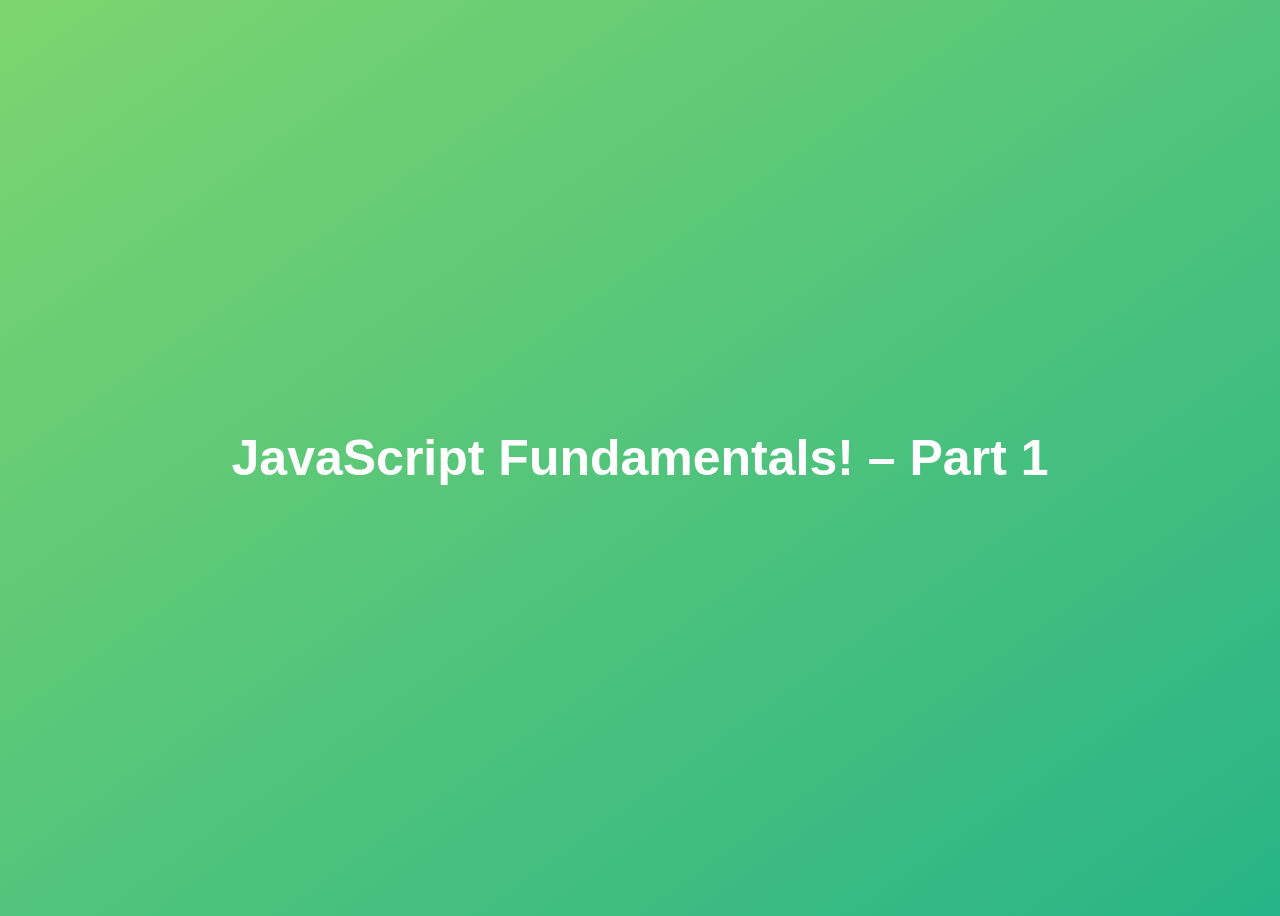
<file: Fundamentals/index.html>
<!DOCTYPE html>
<html lang="en">
  <head>
    <meta charset="UTF-8" />
    <meta name="viewport" content="width=device-width, initial-scale=1.0" />
    <meta http-equiv="X-UA-Compatible" content="ie=edge" />
    <title>JavaScript Fundamentals – Part 1</title>
    <style>
      body {
        height: 100vh;
        display: flex;
        align-items: center;
        background: linear-gradient(to top left, #28b487, #7dd56f);
      }
      h1 {
        font-family: sans-serif;
        font-size: 50px;
        line-height: 1.3;
        width: 100%;
        padding: 30px;
        text-align: center;
        color: white;
      }
    </style>
    <script src="script.js"></script>
  </head>
  <body>
    <h1>JavaScript Fundamentals! – Part 1</h1>
  </body>
</html>
</file>
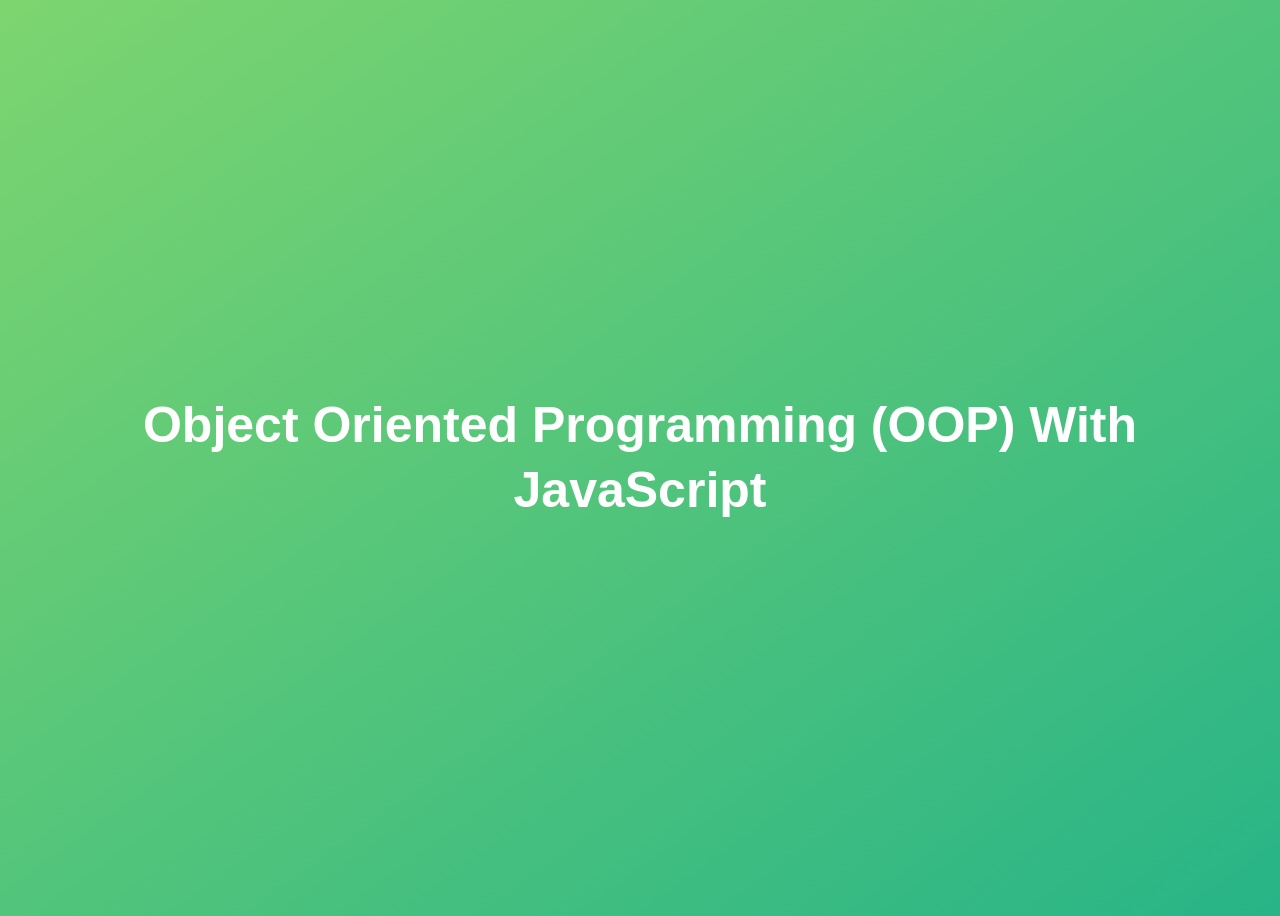
<file: OOP_In_Java_Script/index.html>
<!DOCTYPE html>
<html lang="en">
  <head>
    <meta charset="UTF-8" />
    <meta name="viewport" content="width=device-width, initial-scale=1.0" />
    <meta http-equiv="X-UA-Compatible" content="ie=edge" />
    <title>Object Oriented Programming (OOP) With JavaScript</title>
    <style>
      body {
        height: 100vh;
        display: flex;
        align-items: center;
        background: linear-gradient(to top left, #28b487, #7dd56f);
      }
      h1 {
        font-family: sans-serif;
        font-size: 50px;
        line-height: 1.3;
        width: 100%;
        padding: 30px;
        text-align: center;
        color: white;
      }
    </style>
    <script defer src="script.js"></script>
  </head>
  <body>
    <h1>Object Oriented Programming (OOP) With JavaScript</h1>
  </body>
</html>
</file>
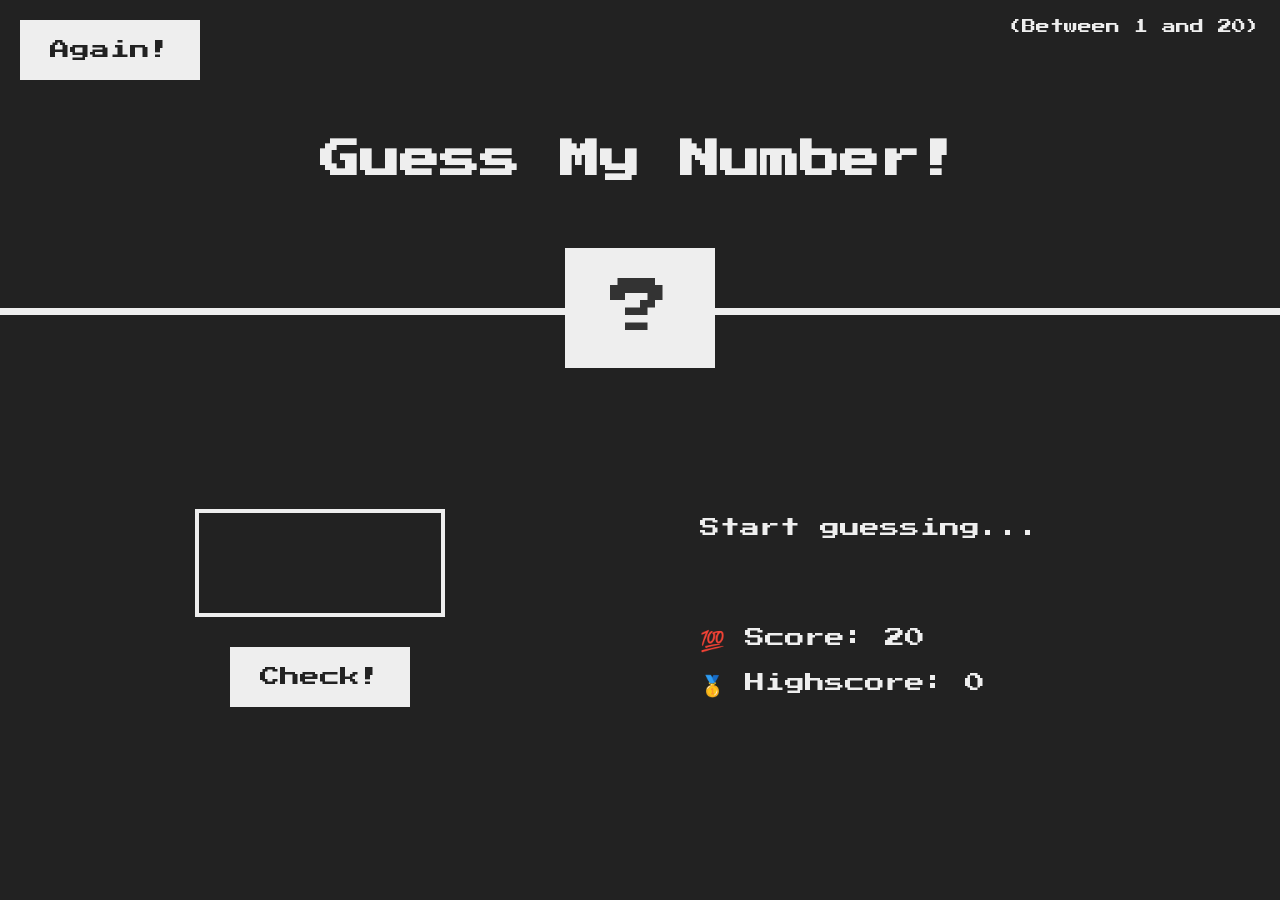
<file: Project_1_Guess_My_Number/index.html>
<!DOCTYPE html>
<html lang="en">
  <head>
    <meta charset="UTF-8" />
    <meta name="viewport" content="width=device-width, initial-scale=1.0" />
    <meta http-equiv="X-UA-Compatible" content="ie=edge" />
    <link rel="stylesheet" href="style.css" />
    <title>Guess My Number!</title>
  </head>
  <body>
    <header>
      <h1>Guess My Number!</h1>
      <p class="between">(Between 1 and 20)</p>
      <button class="btn again">Again!</button>
      <div class="number">?</div>
    </header>
    <main>
      <section class="left">
        <input type="number" class="guess" />
        <button class="btn check">Check!</button>
      </section>
      <section class="right">
        <p class="message">Start guessing...</p>
        <p class="label-score">💯 Score: <span class="score">20</span></p>
        <p class="label-highscore">
          🥇 Highscore: <span class="highscore">0</span>
        </p>
      </section>
    </main>
    <script src="script.js"></script>
  </body>
</html>
</file>
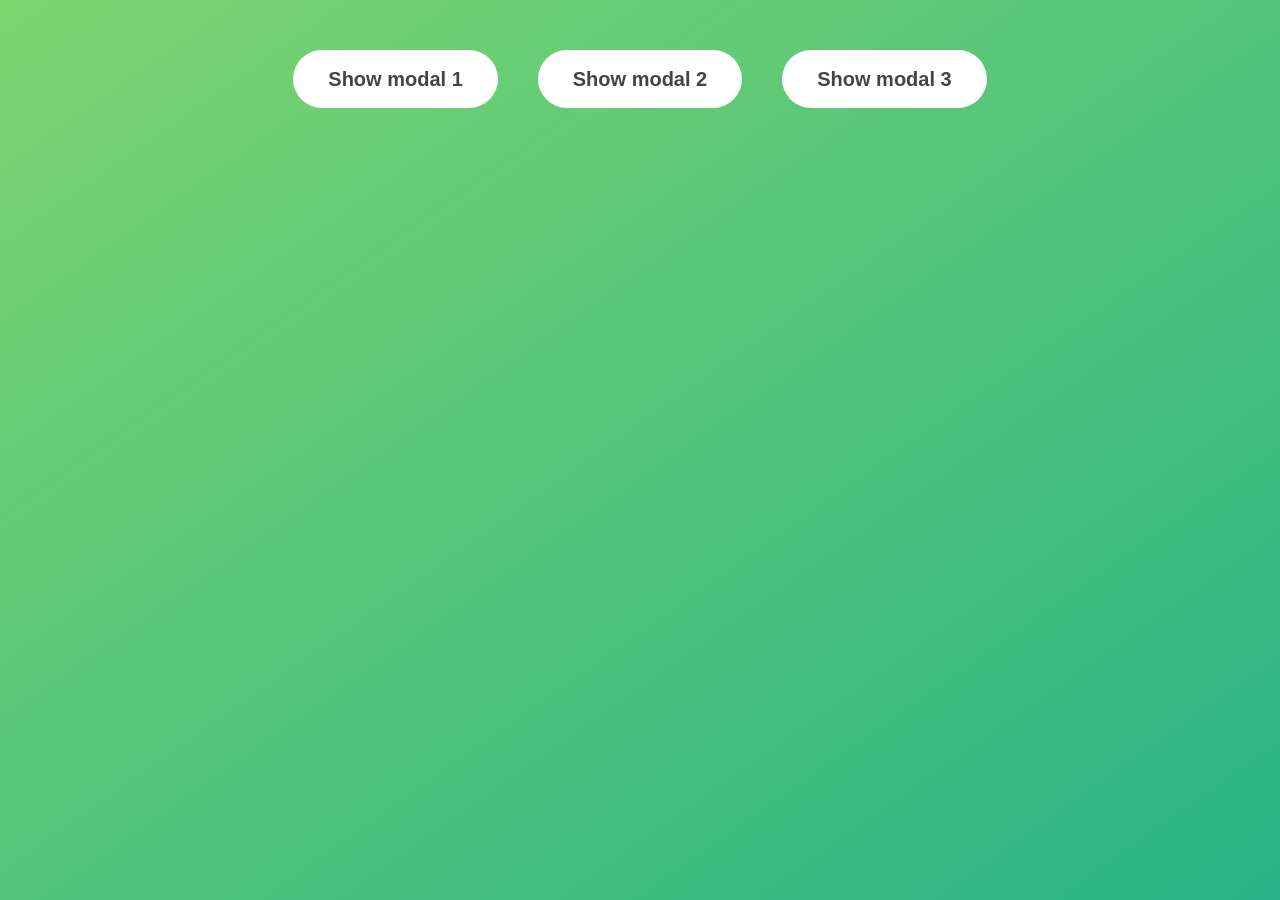
<file: Project_2_Modal_Window/index.html>
<!DOCTYPE html>
<html lang="en">
  <head>
    <meta charset="UTF-8" />
    <meta name="viewport" content="width=device-width, initial-scale=1.0" />
    <meta http-equiv="X-UA-Compatible" content="ie=edge" />
    <link rel="stylesheet" href="style.css" />
    <title>Modal window</title>
  </head>
  <body>
    <button class="show-modal">Show modal 1</button>
    <button class="show-modal">Show modal 2</button>
    <button class="show-modal">Show modal 3</button>

    <div class="modal hidden">
      <button class="close-modal">&times;</button>
      <h1>I'm a modal window 😍</h1>
      <p>
        Lorem ipsum dolor sit amet, consectetur adipisicing elit, sed do eiusmod
        tempor incididunt ut labore et dolore magna aliqua. Ut enim ad minim
        veniam, quis nostrud exercitation ullamco laboris nisi ut aliquip ex ea
        commodo consequat. Duis aute irure dolor in reprehenderit in voluptate
        velit esse cillum dolore eu fugiat nulla pariatur. Excepteur sint
        occaecat cupidatat non proident, sunt in culpa qui officia deserunt
        mollit anim id est laborum.
      </p>
    </div>
    <div class="overlay hidden"></div>

    <script src="script.js"></script>
  </body>
</html>
</file>
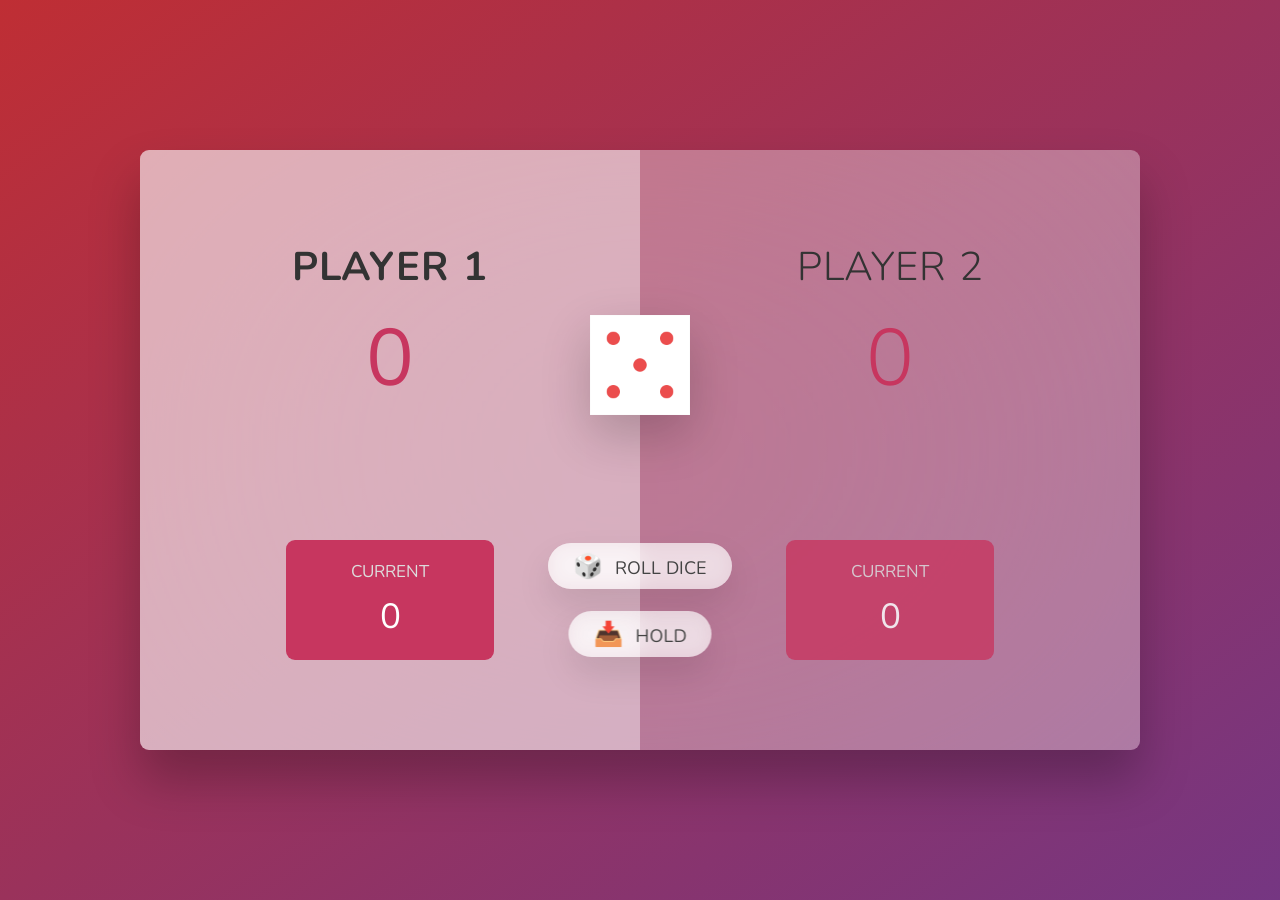
<file: Project_3_Pig_Game/index.html>
<!DOCTYPE html>
<html lang="en">
  <head>
    <meta charset="UTF-8" />
    <meta name="viewport" content="width=device-width, initial-scale=1.0" />
    <meta http-equiv="X-UA-Compatible" content="ie=edge" />
    <link rel="stylesheet" href="style.css" />
    <title>Pig Game</title>
  </head>
  <body>
    <main>
      <section class="player player--0 player--active">
        <h2 class="name" id="name--0">Player 1</h2>
        <p class="score" id="score--0">43</p>
        <div class="current">
          <p class="current-label">Current</p>
          <p class="current-score" id="current--0">0</p>
        </div>
      </section>
      <section class="player player--1">
        <h2 class="name" id="name--1">Player 2</h2>
        <p class="score" id="score--1">24</p>
        <div class="current">
          <p class="current-label">Current</p>
          <p class="current-score" id="current--1">0</p>
        </div>
      </section>

      <img src="dice-5.png" alt="Playing dice" class="dice" id="diceImage" />
      <button class="btn btn--new" id="btn--new">🔄 New game</button>
      <button class="btn btn--roll" id="btn--roll">🎲 Roll dice</button>
      <button class="btn btn--hold" id="btn--hold">📥 Hold</button>
    </main>
    <script src="script.js"></script>
  </body>
</html>
</file>
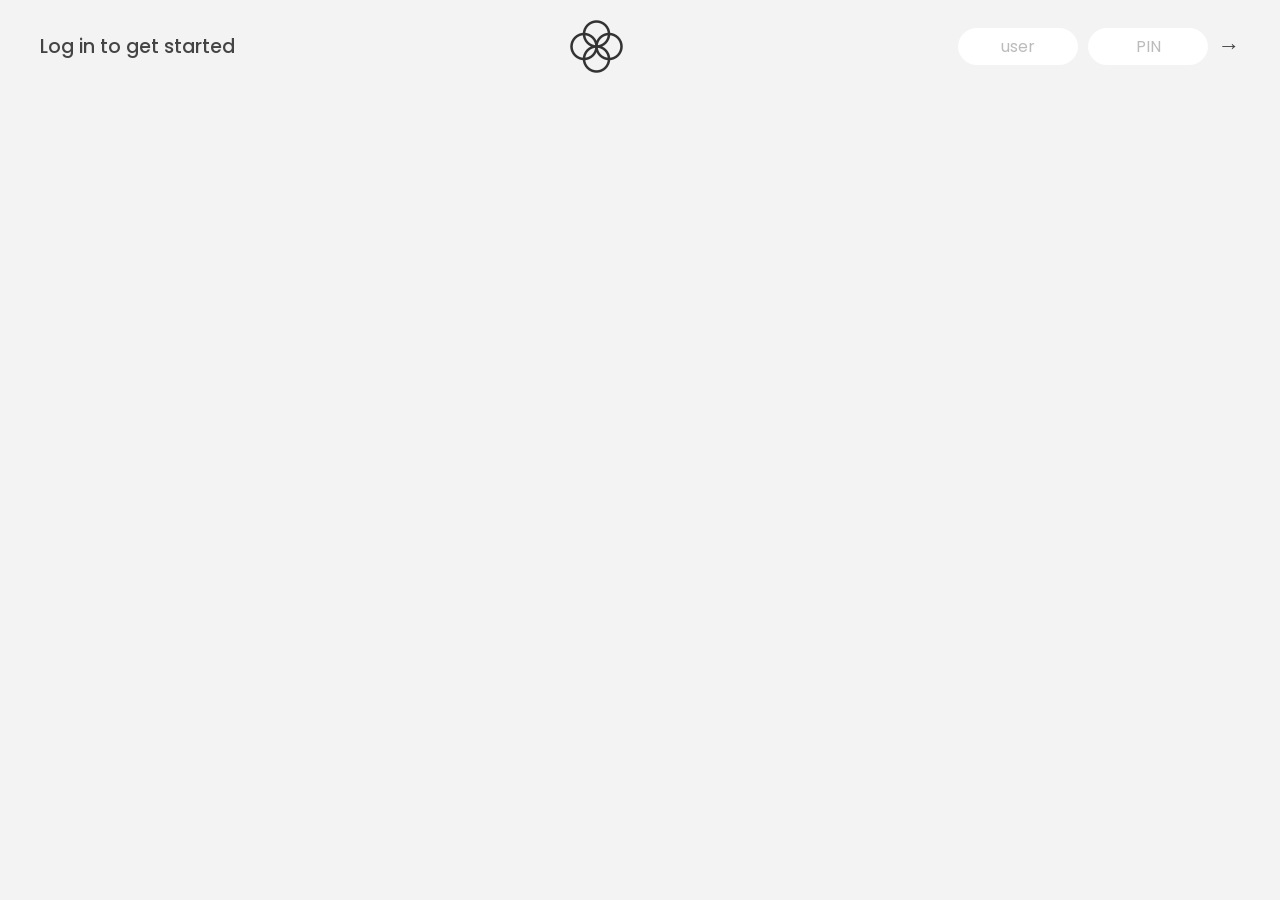
<file: Project_4_Arrays/index.html>
<!DOCTYPE html>
<html lang="en">
  <head>
    <meta charset="UTF-8" />
    <meta name="viewport" content="width=device-width, initial-scale=1.0" />
    <meta http-equiv="X-UA-Compatible" content="ie=edge" />
    <link rel="shortcut icon" type="image/png" href="/icon.png" />

    <link
      href="https://fonts.googleapis.com/css?family=Poppins:400,500,600&display=swap"
      rel="stylesheet"
    />

    <link rel="stylesheet" href="style.css" />
    <title>Bankist</title>
  </head>
  <body>
    <!-- TOP NAVIGATION -->
    <nav>
      <p class="welcome">Log in to get started</p>
      <img src="logo.png" alt="Logo" class="logo" />
      <form class="login">
        <input
          type="text"
          placeholder="user"
          class="login__input login__input--user"
        />
        <!-- In practice, use type="password" -->
        <input
          type="text"
          placeholder="PIN"
          maxlength="4"
          class="login__input login__input--pin"
        />
        <button class="login__btn">&rarr;</button>
      </form>
    </nav>

    <main class="app">
      <!-- BALANCE -->
      <div class="balance">
        <div>
          <p class="balance__label">Current balance</p>
          <p class="balance__date">
            As of <span class="date">05/03/2037</span>
          </p>
        </div>
        <p class="balance__value">0000€</p>
      </div>

      <!-- MOVEMENTS -->
      <div class="movements">
        <div class="movements__row">
          <div class="movements__type movements__type--deposit">2 deposit</div>
          <div class="movements__date">3 days ago</div>
          <div class="movements__value">4 000€</div>
        </div>
        <div class="movements__row">
          <div class="movements__type movements__type--withdrawal">
            1 withdrawal
          </div>
          <div class="movements__date">24/01/2037</div>
          <div class="movements__value">-378€</div>
        </div>
      </div>

      <!-- SUMMARY -->
      <div class="summary">
        <p class="summary__label">In</p>
        <p class="summary__value summary__value--in">0000€</p>
        <p class="summary__label">Out</p>
        <p class="summary__value summary__value--out">0000€</p>
        <p class="summary__label">Interest</p>
        <p class="summary__value summary__value--interest">0000€</p>
        <button class="btn--sort">&downarrow; SORT</button>
      </div>

      <!-- OPERATION: TRANSFERS -->
      <div class="operation operation--transfer">
        <h2>Transfer money</h2>
        <form class="form form--transfer">
          <input type="text" class="form__input form__input--to" />
          <input type="number" class="form__input form__input--amount" />
          <button class="form__btn form__btn--transfer">&rarr;</button>
          <label class="form__label">Transfer to</label>
          <label class="form__label">Amount</label>
        </form>
      </div>

      <!-- OPERATION: LOAN -->
      <div class="operation operation--loan">
        <h2>Request loan</h2>
        <form class="form form--loan">
          <input type="number" class="form__input form__input--loan-amount" />
          <button class="form__btn form__btn--loan">&rarr;</button>
          <label class="form__label form__label--loan">Amount</label>
        </form>
      </div>

      <!-- OPERATION: CLOSE -->
      <div class="operation operation--close">
        <h2>Close account</h2>
        <form class="form form--close">
          <input type="text" class="form__input form__input--user" />
          <input
            type="password"
            maxlength="6"
            class="form__input form__input--pin"
          />
          <button class="form__btn form__btn--close">&rarr;</button>
          <label class="form__label">Confirm user</label>
          <label class="form__label">Confirm PIN</label>
        </form>
      </div>

      <!-- LOGOUT TIMER -->
      <p class="logout-timer">
        You will be logged out in <span class="timer">05:00</span>
      </p>
    </main>

    <!-- <footer>
      &copy; by Jonas Schmedtmann. Don't claim as your own :)
    </footer> -->

    <script src="script.js"></script>
  </body>
</html>
</file>
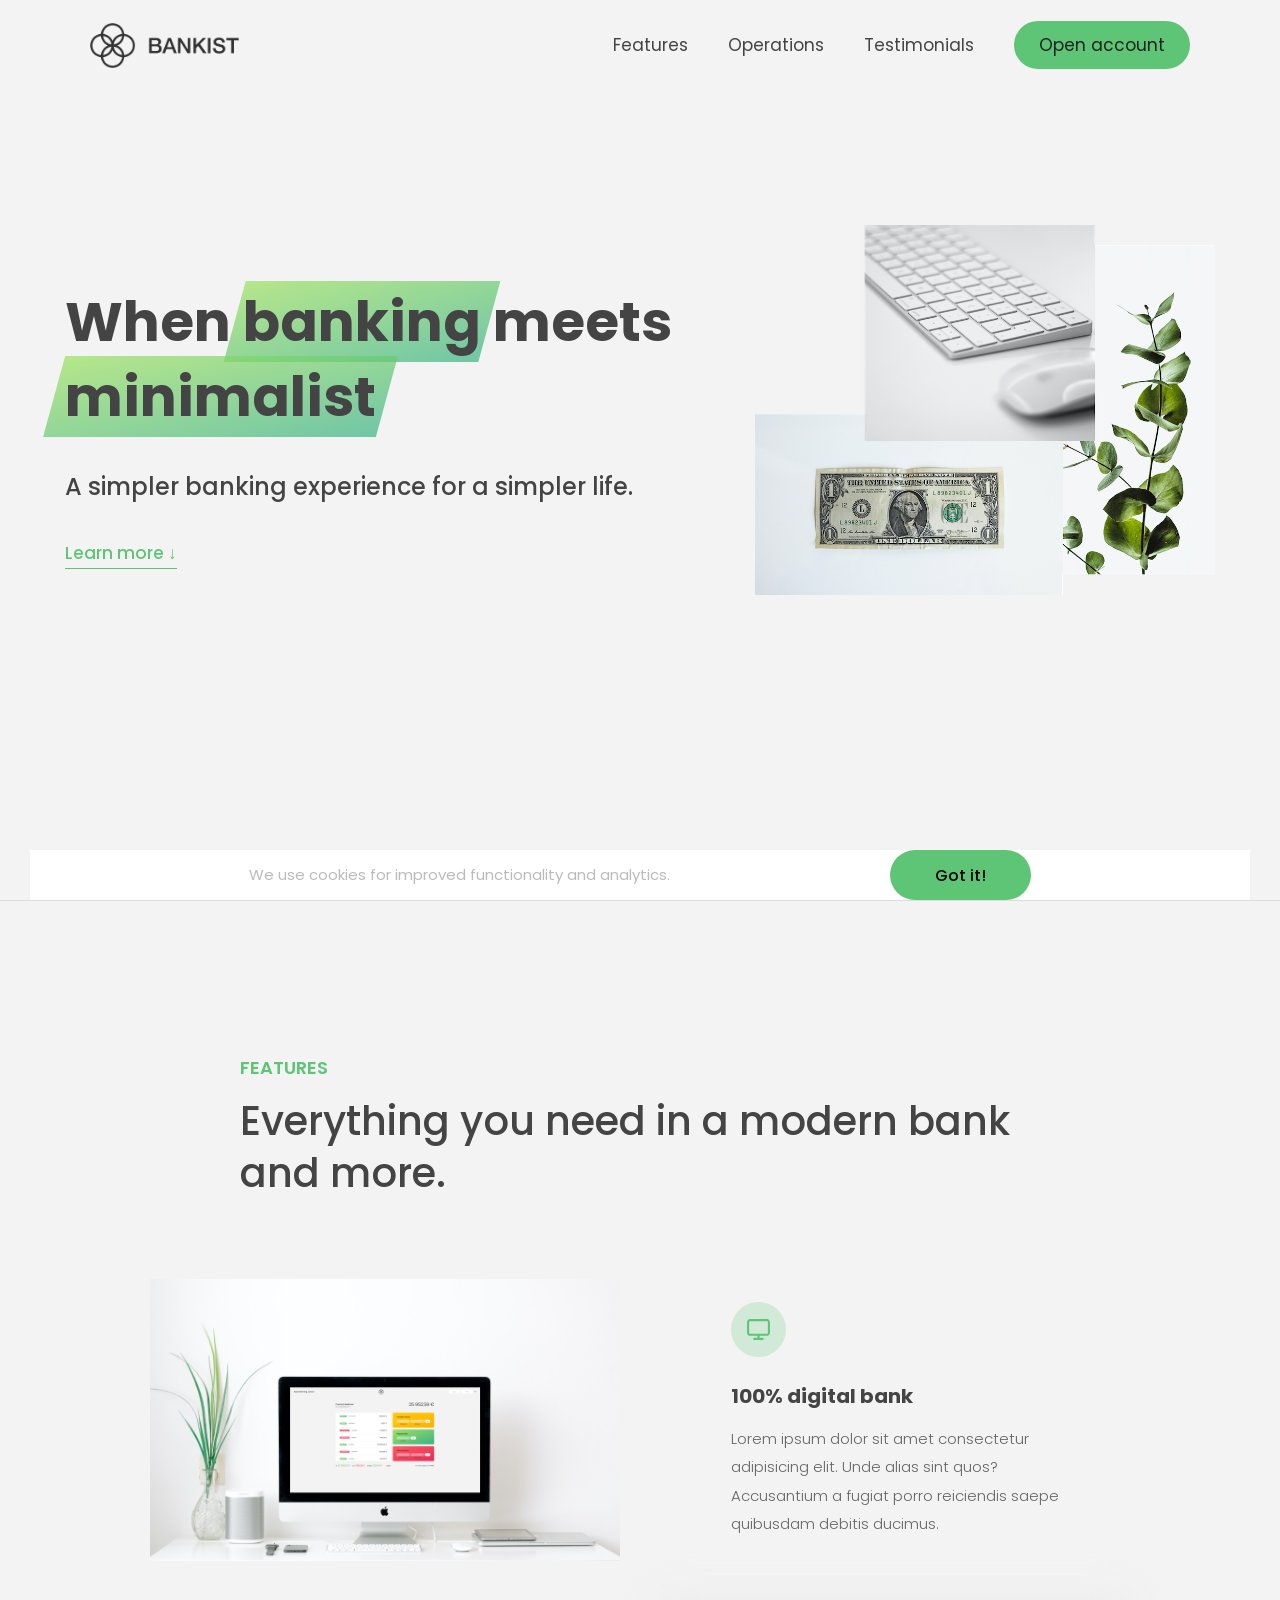
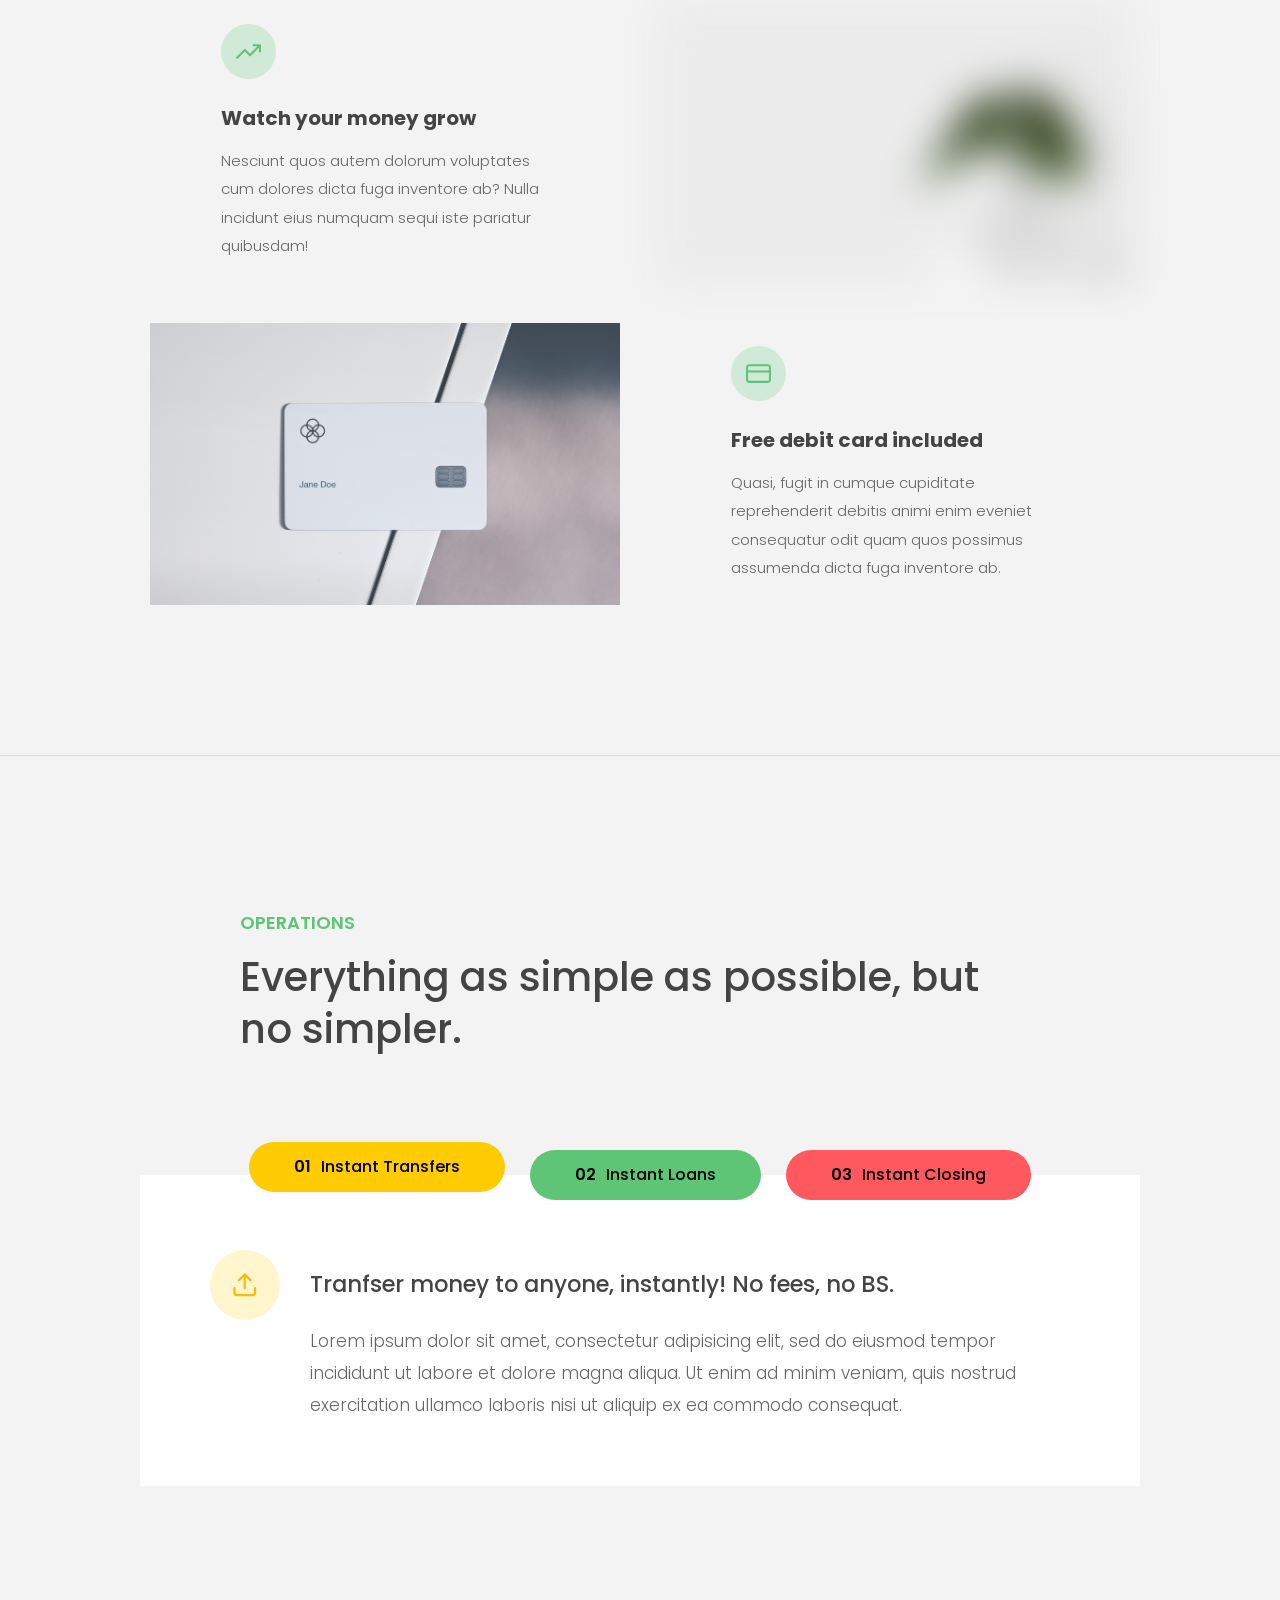
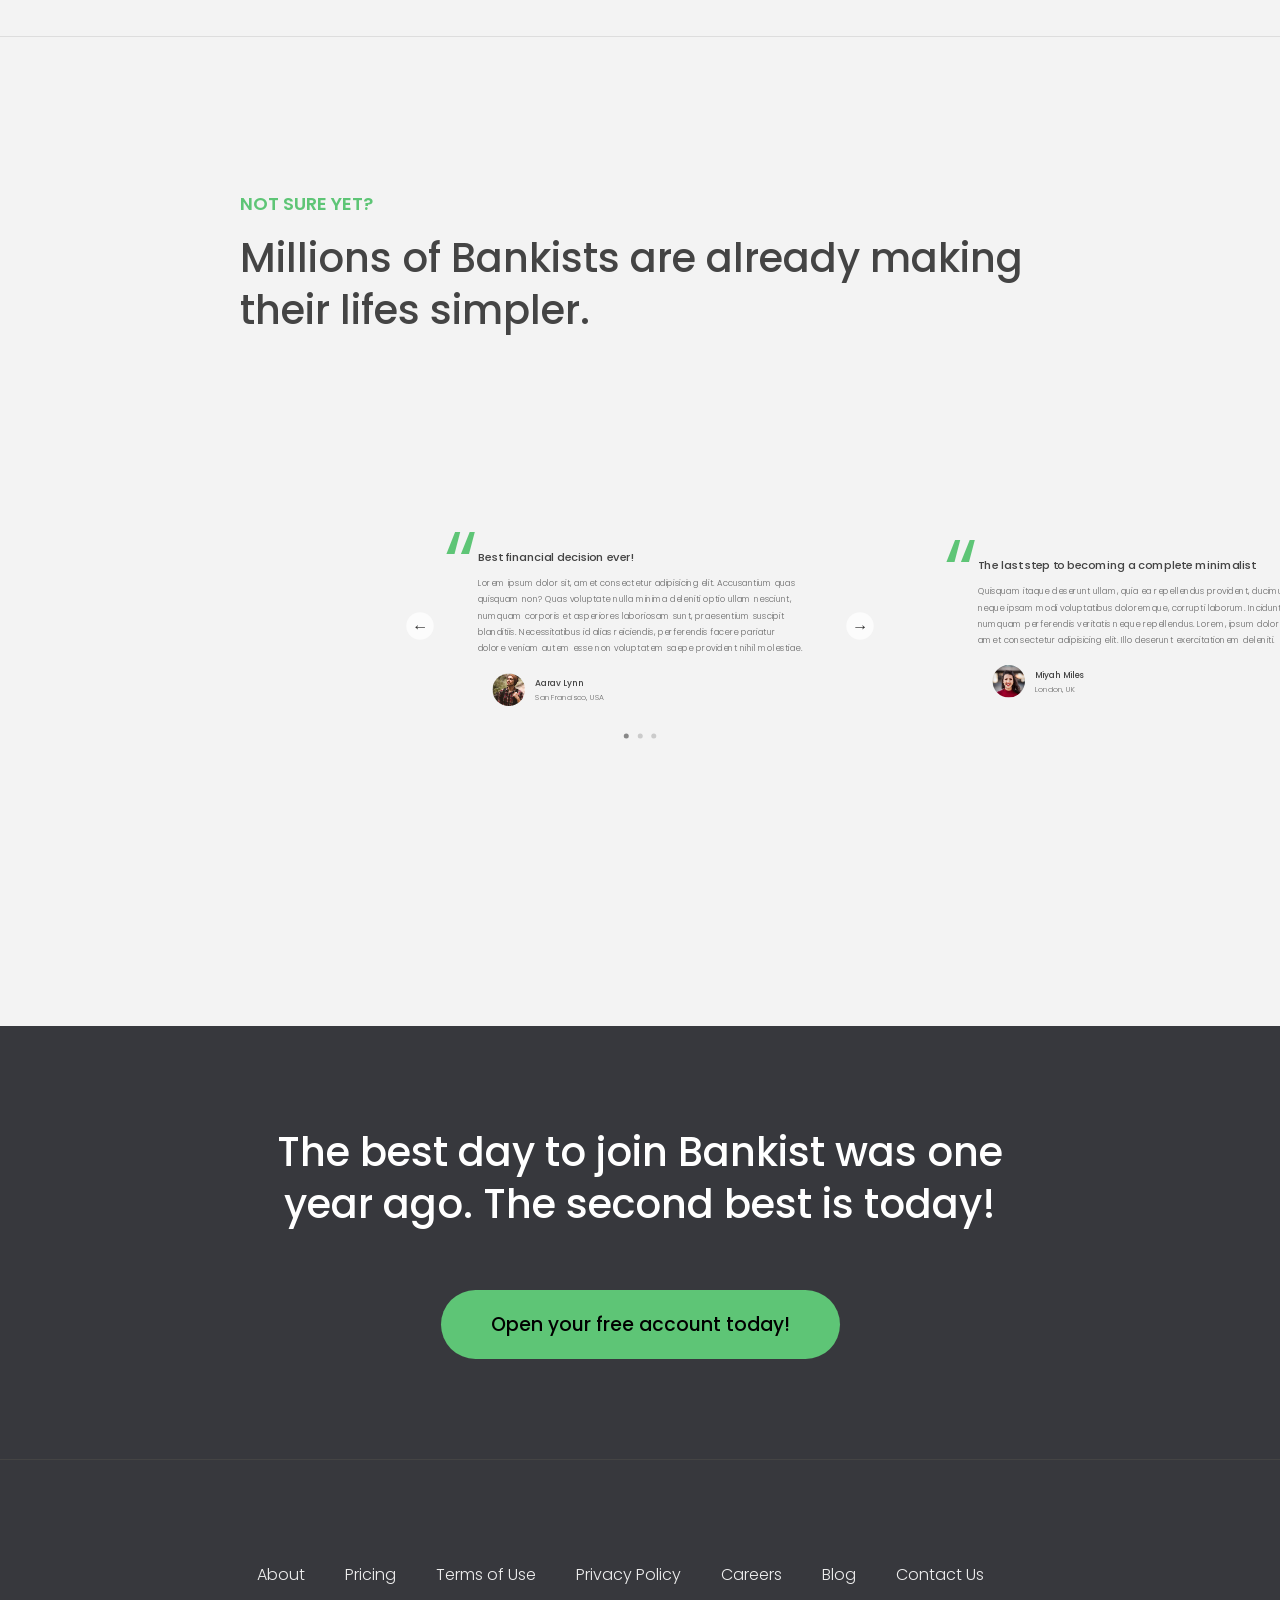
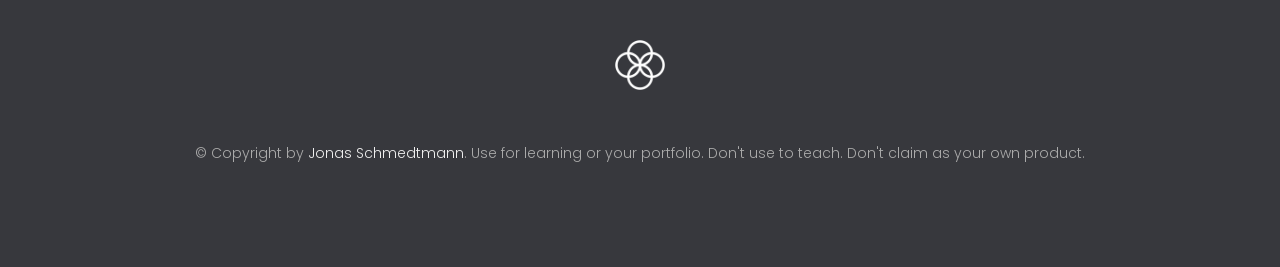
<file: Project_5_Bankist_Home_Page/index.html>
<!DOCTYPE html>
<html lang="en">
  <head>
    <meta charset="UTF-8" />
    <meta name="viewport" content="width=device-width, initial-scale=1.0" />
    <meta http-equiv="X-UA-Compatible" content="ie=edge" />
    <link rel="shortcut icon" type="image/png" href="img/icon.png" />

    <link
      href="https://fonts.googleapis.com/css?family=Poppins:300,400,500,600&display=swap"
      rel="stylesheet"
    />
    <link rel="stylesheet" href="style.css" />
    <title>Bankist | When Banking meets Minimalist</title>
    <script defer src="script.js"></script>
  </head>
  <body>
    <header class="header">
      <nav class="nav">
        <img
          src="img/logo.png"
          alt="Bankist logo"
          class="nav__logo"
          id="logo"
        />
        <ul class="nav__links">
          <li class="nav__item">
            <a class="nav__link" href="#section--1">Features</a>
          </li>
          <li class="nav__item">
            <a class="nav__link" href="#section--2">Operations</a>
          </li>
          <li class="nav__item">
            <a class="nav__link" href="#section--3">Testimonials</a>
          </li>
          <li class="nav__item">
            <a class="nav__link nav__link--btn btn--show-modal" href="#"
              >Open account</a
            >
          </li>
        </ul>
      </nav>

      <div class="header__title">
        <h1>
          When
          <!-- Green highlight effect -->
          <span class="highlight">banking</span>
          meets<br />
          <span class="highlight">minimalist</span>
        </h1>
        <h4>A simpler banking experience for a simpler life.</h4>
        <button class="btn--text btn--scroll-to">Learn more &DownArrow;</button>
        <img
          src="img/hero.png"
          class="header__img"
          alt="Minimalist bank items"
        />
      </div>
    </header>

    <section class="section" id="section--1">
      <div class="section__title">
        <h2 class="section__description">Features</h2>
        <h3 class="section__header">
          Everything you need in a modern bank and more.
        </h3>
      </div>

      <div class="features">
        <img
          src="img/digital-lazy.jpg"
          data-src="img/digital.jpg"
          alt="Computer"
          class="features__img lazy-img"
        />
        <div class="features__feature">
          <div class="features__icon">
            <svg>
              <use xlink:href="img/icons.svg#icon-monitor"></use>
            </svg>
          </div>
          <h5 class="features__header">100% digital bank</h5>
          <p>
            Lorem ipsum dolor sit amet consectetur adipisicing elit. Unde alias
            sint quos? Accusantium a fugiat porro reiciendis saepe quibusdam
            debitis ducimus.
          </p>
        </div>

        <div class="features__feature">
          <div class="features__icon">
            <svg>
              <use xlink:href="img/icons.svg#icon-trending-up"></use>
            </svg>
          </div>
          <h5 class="features__header">Watch your money grow</h5>
          <p>
            Nesciunt quos autem dolorum voluptates cum dolores dicta fuga
            inventore ab? Nulla incidunt eius numquam sequi iste pariatur
            quibusdam!
          </p>
        </div>
        <img
          src="img/grow-lazy.jpg"
          data-src="img/grow.jpg"
          alt="Plant"
          class="features__img lazy-img"
        />

        <img
          src="img/card-lazy.jpg"
          data-src="img/card.jpg"
          alt="Credit card"
          class="features__img lazy-img"
        />
        <div class="features__feature">
          <div class="features__icon">
            <svg>
              <use xlink:href="img/icons.svg#icon-credit-card"></use>
            </svg>
          </div>
          <h5 class="features__header">Free debit card included</h5>
          <p>
            Quasi, fugit in cumque cupiditate reprehenderit debitis animi enim
            eveniet consequatur odit quam quos possimus assumenda dicta fuga
            inventore ab.
          </p>
        </div>
      </div>
    </section>

    <section class="section" id="section--2">
      <div class="section__title">
        <h2 class="section__description">Operations</h2>
        <h3 class="section__header">
          Everything as simple as possible, but no simpler.
        </h3>
      </div>

      <div class="operations">
        <div class="operations__tab-container">
          <button
            class="btn operations__tab operations__tab--1 operations__tab--active"
            data-tab="1"
          >
            <span>01</span>Instant Transfers
          </button>
          <button class="btn operations__tab operations__tab--2" data-tab="2">
            <span>02</span>Instant Loans
          </button>
          <button class="btn operations__tab operations__tab--3" data-tab="3">
            <span>03</span>Instant Closing
          </button>
        </div>
        <div
          class="operations__content operations__content--1 operations__content--active"
        >
          <div class="operations__icon operations__icon--1">
            <svg>
              <use xlink:href="img/icons.svg#icon-upload"></use>
            </svg>
          </div>
          <h5 class="operations__header">
            Tranfser money to anyone, instantly! No fees, no BS.
          </h5>
          <p>
            Lorem ipsum dolor sit amet, consectetur adipisicing elit, sed do
            eiusmod tempor incididunt ut labore et dolore magna aliqua. Ut enim
            ad minim veniam, quis nostrud exercitation ullamco laboris nisi ut
            aliquip ex ea commodo consequat.
          </p>
        </div>

        <div class="operations__content operations__content--2">
          <div class="operations__icon operations__icon--2">
            <svg>
              <use xlink:href="img/icons.svg#icon-home"></use>
            </svg>
          </div>
          <h5 class="operations__header">
            Buy a home or make your dreams come true, with instant loans.
          </h5>
          <p>
            Duis aute irure dolor in reprehenderit in voluptate velit esse
            cillum dolore eu fugiat nulla pariatur. Excepteur sint occaecat
            cupidatat non proident, sunt in culpa qui officia deserunt mollit
            anim id est laborum.
          </p>
        </div>
        <div class="operations__content operations__content--3">
          <div class="operations__icon operations__icon--3">
            <svg>
              <use xlink:href="img/icons.svg#icon-user-x"></use>
            </svg>
          </div>
          <h5 class="operations__header">
            No longer need your account? No problem! Close it instantly.
          </h5>
          <p>
            Excepteur sint occaecat cupidatat non proident, sunt in culpa qui
            officia deserunt mollit anim id est laborum. Ut enim ad minim
            veniam, quis nostrud exercitation ullamco laboris nisi ut aliquip ex
            ea commodo consequat.
          </p>
        </div>
      </div>
    </section>

    <section class="section" id="section--3">
      <div class="section__title section__title--testimonials">
        <h2 class="section__description">Not sure yet?</h2>
        <h3 class="section__header">
          Millions of Bankists are already making their lifes simpler.
        </h3>
      </div>

      <div class="slider">
        <div class="slide slide--1">
          <div class="testimonial">
            <h5 class="testimonial__header">Best financial decision ever!</h5>
            <blockquote class="testimonial__text">
              Lorem ipsum dolor sit, amet consectetur adipisicing elit.
              Accusantium quas quisquam non? Quas voluptate nulla minima
              deleniti optio ullam nesciunt, numquam corporis et asperiores
              laboriosam sunt, praesentium suscipit blanditiis. Necessitatibus
              id alias reiciendis, perferendis facere pariatur dolore veniam
              autem esse non voluptatem saepe provident nihil molestiae.
            </blockquote>
            <address class="testimonial__author">
              <img src="img/user-1.jpg" alt="" class="testimonial__photo" />
              <h6 class="testimonial__name">Aarav Lynn</h6>
              <p class="testimonial__location">San Francisco, USA</p>
            </address>
          </div>
        </div>

        <div class="slide slide--2">
          <div class="testimonial">
            <h5 class="testimonial__header">
              The last step to becoming a complete minimalist
            </h5>
            <blockquote class="testimonial__text">
              Quisquam itaque deserunt ullam, quia ea repellendus provident,
              ducimus neque ipsam modi voluptatibus doloremque, corrupti
              laborum. Incidunt numquam perferendis veritatis neque repellendus.
              Lorem, ipsum dolor sit amet consectetur adipisicing elit. Illo
              deserunt exercitationem deleniti.
            </blockquote>
            <address class="testimonial__author">
              <img src="img/user-2.jpg" alt="" class="testimonial__photo" />
              <h6 class="testimonial__name">Miyah Miles</h6>
              <p class="testimonial__location">London, UK</p>
            </address>
          </div>
        </div>

        <div class="slide slide--3">
          <div class="testimonial">
            <h5 class="testimonial__header">
              Finally free from old-school banks
            </h5>
            <blockquote class="testimonial__text">
              Debitis, nihil sit minus suscipit magni aperiam vel tenetur
              incidunt commodi architecto numquam omnis nulla autem,
              necessitatibus blanditiis modi similique quidem. Odio aliquam
              culpa dicta beatae quod maiores ipsa minus consequatur error sunt,
              deleniti saepe aliquid quos inventore sequi. Necessitatibus id
              alias reiciendis, perferendis facere.
            </blockquote>
            <address class="testimonial__author">
              <img src="img/user-3.jpg" alt="" class="testimonial__photo" />
              <h6 class="testimonial__name">Francisco Gomes</h6>
              <p class="testimonial__location">Lisbon, Portugal</p>
            </address>
          </div>
        </div>

        <!-- <div class="slide"><img src="img/img-1.jpg" alt="Photo 1" /></div>
        <div class="slide"><img src="img/img-2.jpg" alt="Photo 2" /></div>
        <div class="slide"><img src="img/img-3.jpg" alt="Photo 3" /></div>
        <div class="slide"><img src="img/img-4.jpg" alt="Photo 4" /></div> -->
        <button class="slider__btn slider__btn--left">&larr;</button>
        <button class="slider__btn slider__btn--right">&rarr;</button>
        <div class="dots"></div>
      </div>
    </section>

    <section class="section section--sign-up">
      <div class="section__title">
        <h3 class="section__header">
          The best day to join Bankist was one year ago. The second best is
          today!
        </h3>
      </div>
      <button class="btn btn--show-modal">Open your free account today!</button>
    </section>

    <footer class="footer">
      <ul class="footer__nav">
        <li class="footer__item">
          <a class="footer__link" href="#">About</a>
        </li>
        <li class="footer__item">
          <a class="footer__link" href="#">Pricing</a>
        </li>
        <li class="footer__item">
          <a class="footer__link" href="#">Terms of Use</a>
        </li>
        <li class="footer__item">
          <a class="footer__link" href="#">Privacy Policy</a>
        </li>
        <li class="footer__item">
          <a class="footer__link" href="#">Careers</a>
        </li>
        <li class="footer__item">
          <a class="footer__link" href="#">Blog</a>
        </li>
        <li class="footer__item">
          <a class="footer__link" href="#">Contact Us</a>
        </li>
      </ul>
      <img src="img/icon.png" alt="Logo" class="footer__logo" />
      <p class="footer__copyright">
        &copy; Copyright by
        <a
          class="footer__link twitter-link"
          target="_blank"
          href="https://twitter.com/jonasschmedtman"
          >Jonas Schmedtmann</a
        >. Use for learning or your portfolio. Don't use to teach. Don't claim
        as your own product.
      </p>
    </footer>

    <div class="modal hidden">
      <button class="btn--close-modal">&times;</button>
      <h2 class="modal__header">
        Open your bank account <br />
        in just <span class="highlight">5 minutes</span>
      </h2>
      <form class="modal__form">
        <label>First Name</label>
        <input type="text" />
        <label>Last Name</label>
        <input type="text" />
        <label>Email Address</label>
        <input type="email" />
        <button class="btn">Next step &rarr;</button>
      </form>
    </div>
    <div class="overlay hidden"></div>
  </body>
</html>
</file>
<file: Project_1_Guess_My_Number/style.css>
@import url('https://fonts.googleapis.com/css?family=Press+Start+2P&display=swap');

* {
  margin: 0;
  padding: 0;
  box-sizing: inherit;
}

html {
  font-size: 62.5%;
  box-sizing: border-box;
}

body {
  font-family: 'Press Start 2P', sans-serif;
  color: #eee;
  background-color: #222;
  /* background-color: #60b347; */
}

/* LAYOUT */
header {
  position: relative;
  height: 35vh;
  border-bottom: 7px solid #eee;
}

main {
  height: 65vh;
  color: #eee;
  display: flex;
  align-items: center;
  justify-content: space-around;
}

.left {
  width: 52rem;
  display: flex;
  flex-direction: column;
  align-items: center;
}

.right {
  width: 52rem;
  font-size: 2rem;
}

/* ELEMENTS STYLE */
h1 {
  font-size: 4rem;
  text-align: center;
  position: absolute;
  width: 100%;
  top: 52%;
  left: 50%;
  transform: translate(-50%, -50%);
}

.number {
  background: #eee;
  color: #333;
  font-size: 6rem;
  width: 15rem;
  padding: 3rem 0rem;
  text-align: center;
  position: absolute;
  bottom: 0;
  left: 50%;
  transform: translate(-50%, 50%);
}

.between {
  font-size: 1.4rem;
  position: absolute;
  top: 2rem;
  right: 2rem;
}

.again {
  position: absolute;
  top: 2rem;
  left: 2rem;
}

.guess {
  background: none;
  border: 4px solid #eee;
  font-family: inherit;
  color: inherit;
  font-size: 5rem;
  padding: 2.5rem;
  width: 25rem;
  text-align: center;
  display: block;
  margin-bottom: 3rem;
}

.btn {
  border: none;
  background-color: #eee;
  color: #222;
  font-size: 2rem;
  font-family: inherit;
  padding: 2rem 3rem;
  cursor: pointer;
}

.btn:hover {
  background-color: #ccc;
}

.message {
  margin-bottom: 8rem;
  height: 3rem;
}

.label-score {
  margin-bottom: 2rem;
}
</file>
<file: Project_2_Modal_Window/style.css>
* {
  margin: 0;
  padding: 0;
  box-sizing: inherit;
}

html {
  font-size: 62.5%;
  box-sizing: border-box;
}

body {
  font-family: sans-serif;
  color: #333;
  line-height: 1.5;
  height: 100vh;
  position: relative;
  display: flex;
  align-items: flex-start;
  justify-content: center;
  background: linear-gradient(to top left, #28b487, #7dd56f);
}

.show-modal {
  font-size: 2rem;
  font-weight: 600;
  padding: 1.75rem 3.5rem;
  margin: 5rem 2rem;
  border: none;
  background-color: #fff;
  color: #444;
  border-radius: 10rem;
  cursor: pointer;
}

.close-modal {
  position: absolute;
  top: 1.2rem;
  right: 2rem;
  font-size: 5rem;
  color: #333;
  cursor: pointer;
  border: none;
  background: none;
}

h1 {
  font-size: 2.5rem;
  margin-bottom: 2rem;
}

p {
  font-size: 1.8rem;
}

/* -------------------------- */
/* CLASSES TO MAKE MODAL WORK */
.hidden {
  display: none;
}

.modal {
  position: absolute;
  top: 50%;
  left: 50%;
  transform: translate(-50%, -50%);
  width: 70%;

  background-color: white;
  padding: 6rem;
  border-radius: 5px;
  box-shadow: 0 3rem 5rem rgba(0, 0, 0, 0.3);
  z-index: 10;
}

.overlay {
  position: absolute;
  top: 0;
  left: 0;
  width: 100%;
  height: 100%;
  background-color: rgba(0, 0, 0, 0.6);
  backdrop-filter: blur(3px);
  z-index: 5;
}
</file>
<file: Project_3_Pig_Game/style.css>
@import url('https://fonts.googleapis.com/css2?family=Nunito&display=swap');

* {
  margin: 0;
  padding: 0;
  box-sizing: inherit;
}

html {
  font-size: 62.5%;
  box-sizing: border-box;
}

body {
  font-family: 'Nunito', sans-serif;
  font-weight: 400;
  height: 100vh;
  color: #333;
  background-image: linear-gradient(to top left, #753682 0%, #bf2e34 100%);
  display: flex;
  align-items: center;
  justify-content: center;
}

/* LAYOUT */
main {
  position: relative;
  width: 100rem;
  height: 60rem;
  background-color: rgba(255, 255, 255, 0.35);
  backdrop-filter: blur(200px);
  filter: blur();
  box-shadow: 0 3rem 5rem rgba(0, 0, 0, 0.25);
  border-radius: 9px;
  overflow: hidden;
  display: flex;
}

.hidden{
  display: none;
}

.player {
  flex: 50%;
  padding: 9rem;
  display: flex;
  flex-direction: column;
  align-items: center;
  transition: all 0.75s;
}

/* ELEMENTS */
.name {
  position: relative;
  font-size: 4rem;
  text-transform: uppercase;
  letter-spacing: 1px;
  word-spacing: 2px;
  font-weight: 300;
  margin-bottom: 1rem;
}

.score {
  font-size: 8rem;
  font-weight: 300;
  color: #c7365f;
  margin-bottom: auto;
}

.player--active {
  background-color: rgba(255, 255, 255, 0.4);
}
.player--active .name {
  font-weight: 700;
}
.player--active .score {
  font-weight: 400;
}

.player--active .current {
  opacity: 1;
}

.current {
  background-color: #c7365f;
  opacity: 0.8;
  border-radius: 9px;
  color: #fff;
  width: 65%;
  padding: 2rem;
  text-align: center;
  transition: all 0.75s;
}

.current-label {
  text-transform: uppercase;
  margin-bottom: 1rem;
  font-size: 1.7rem;
  color: #ddd;
}

.current-score {
  font-size: 3.5rem;
}

/* ABSOLUTE POSITIONED ELEMENTS */
.btn {
  position: absolute;
  left: 50%;
  transform: translateX(-50%);
  color: #444;
  background: none;
  border: none;
  font-family: inherit;
  font-size: 1.8rem;
  text-transform: uppercase;
  cursor: pointer;
  font-weight: 400;
  transition: all 0.2s;

  background-color: white;
  background-color: rgba(255, 255, 255, 0.6);
  backdrop-filter: blur(10px);

  padding: 0.7rem 2.5rem;
  border-radius: 50rem;
  box-shadow: 0 1.75rem 3.5rem rgba(0, 0, 0, 0.1);
}

.btn::first-letter {
  font-size: 2.4rem;
  display: inline-block;
  margin-right: 0.7rem;
}

.btn--new {
  top: 4rem;
}
.btn--roll {
  top: 39.3rem;
}
.btn--hold {
  top: 46.1rem;
}

.btn:active {
  transform: translate(-50%, 3px);
  box-shadow: 0 1rem 2rem rgba(0, 0, 0, 0.15);
}

.btn:focus {
  outline: none;
}

.dice {
  position: absolute;
  left: 50%;
  top: 16.5rem;
  transform: translateX(-50%);
  height: 10rem;
  box-shadow: 0 2rem 5rem rgba(0, 0, 0, 0.2);
}

.player--winner {
  background-color: #2f2f2f;
}

.player--winner .name {
  font-weight: 700;
  color: #c7365f;
}
</file>
<file: Project_4_Arrays/style.css>
/*
 * Use this CSS to learn some intersting techniques,
 * in case you're wondering how I built the UI.
 * Have fun! 😁
 */

 * {
    margin: 0;
    padding: 0;
    box-sizing: inherit;
  }
  
  html {
    font-size: 62.5%;
    box-sizing: border-box;
  }
  
  body {
    font-family: "Poppins", sans-serif;
    color: #444;
    background-color: #f3f3f3;
    height: 100vh;
    padding: 2rem;
  }
  
  nav {
    display: flex;
    justify-content: space-between;
    align-items: center;
    padding: 0 2rem;
  }
  
  .welcome {
    font-size: 1.9rem;
    font-weight: 500;
  }
  
  .logo {
    height: 5.25rem;
  }
  
  .login {
    display: flex;
  }
  
  .login__input {
    border: none;
    padding: 0.5rem 2rem;
    font-size: 1.6rem;
    font-family: inherit;
    text-align: center;
    width: 12rem;
    border-radius: 10rem;
    margin-right: 1rem;
    color: inherit;
    border: 1px solid #fff;
    transition: all 0.3s;
  }
  
  .login__input:focus {
    outline: none;
    border: 1px solid #ccc;
  }
  
  .login__input::placeholder {
    color: #bbb;
  }
  
  .login__btn {
    border: none;
    background: none;
    font-size: 2.2rem;
    color: inherit;
    cursor: pointer;
    transition: all 0.3s;
  }
  
  .login__btn:hover,
  .login__btn:focus,
  .btn--sort:hover,
  .btn--sort:focus {
    outline: none;
    color: #777;
  }
  
  /* MAIN */
  .app {
    position: relative;
    max-width: 100rem;
    margin: 4rem auto;
    display: grid;
    grid-template-columns: 4fr 3fr;
    grid-template-rows: auto repeat(3, 15rem) auto;
    gap: 2rem;
  
    /* NOTE This creates the fade in/out anumation */
    opacity: 0;
    transition: all 1s;
  }
  
  .balance {
    grid-column: 1 / span 2;
    display: flex;
    align-items: flex-end;
    justify-content: space-between;
    margin-bottom: 2rem;
  }
  
  .balance__label {
    font-size: 2.2rem;
    font-weight: 500;
    margin-bottom: -0.2rem;
  }
  
  .balance__date {
    font-size: 1.4rem;
    color: #888;
  }
  
  .balance__value {
    font-size: 4.5rem;
    font-weight: 400;
  }
  
  /* MOVEMENTS */
  .movements {
    grid-row: 2 / span 3;
    background-color: #fff;
    border-radius: 1rem;
    overflow: scroll;
  }
  
  .movements__row {
    padding: 2.25rem 4rem;
    display: flex;
    align-items: center;
    border-bottom: 1px solid #eee;
  }
  
  .movements__type {
    font-size: 1.1rem;
    text-transform: uppercase;
    font-weight: 500;
    color: #fff;
    padding: 0.1rem 1rem;
    border-radius: 10rem;
    margin-right: 2rem;
  }
  
  .movements__date {
    font-size: 1.1rem;
    text-transform: uppercase;
    font-weight: 500;
    color: #666;
  }
  
  .movements__type--deposit {
    background-image: linear-gradient(to top left, #39b385, #9be15d);
  }
  
  .movements__type--withdrawal {
    background-image: linear-gradient(to top left, #e52a5a, #ff585f);
  }
  
  .movements__value {
    font-size: 1.7rem;
    margin-left: auto;
  }
  
  /* SUMMARY */
  .summary {
    grid-row: 5 / 6;
    display: flex;
    align-items: baseline;
    padding: 0 0.3rem;
    margin-top: 1rem;
  }
  
  .summary__label {
    font-size: 1.2rem;
    font-weight: 500;
    text-transform: uppercase;
    margin-right: 0.8rem;
  }
  
  .summary__value {
    font-size: 2.2rem;
    margin-right: 2.5rem;
  }
  
  .summary__value--in,
  .summary__value--interest {
    color: #66c873;
  }
  
  .summary__value--out {
    color: #f5465d;
  }
  
  .btn--sort {
    margin-left: auto;
    border: none;
    background: none;
    font-size: 1.3rem;
    font-weight: 500;
    cursor: pointer;
  }
  
  /* OPERATIONS */
  .operation {
    border-radius: 1rem;
    padding: 3rem 4rem;
    color: #333;
  }
  
  .operation--transfer {
    background-image: linear-gradient(to top left, #ffb003, #ffcb03);
  }
  
  .operation--loan {
    background-image: linear-gradient(to top left, #39b385, #9be15d);
  }
  
  .operation--close {
    background-image: linear-gradient(to top left, #e52a5a, #ff585f);
  }
  
  h2 {
    margin-bottom: 1.5rem;
    font-size: 1.7rem;
    font-weight: 600;
    color: #333;
  }
  
  .form {
    display: grid;
    grid-template-columns: 2.5fr 2.5fr 1fr;
    grid-template-rows: auto auto;
    gap: 0.4rem 1rem;
  }
  
  /* Exceptions for interst */
  .form.form--loan {
    grid-template-columns: 2.5fr 1fr 2.5fr;
  }
  .form__label--loan {
    grid-row: 2;
  }
  /* End exceptions */
  
  .form__input {
    width: 100%;
    border: none;
    background-color: rgba(255, 255, 255, 0.4);
    font-family: inherit;
    font-size: 1.5rem;
    text-align: center;
    color: #333;
    padding: 0.3rem 1rem;
    border-radius: 0.7rem;
    transition: all 0.3s;
  }
  
  .form__input:focus {
    outline: none;
    background-color: rgba(255, 255, 255, 0.6);
  }
  
  .form__label {
    font-size: 1.3rem;
    text-align: center;
  }
  
  .form__btn {
    border: none;
    border-radius: 0.7rem;
    font-size: 1.8rem;
    background-color: #fff;
    cursor: pointer;
    transition: all 0.3s;
  }
  
  .form__btn:focus {
    outline: none;
    background-color: rgba(255, 255, 255, 0.8);
  }
  
  .logout-timer {
    padding: 0 0.3rem;
    margin-top: 1.9rem;
    text-align: right;
    font-size: 1.25rem;
  }
  
  .timer {
    font-weight: 600;
  }
</file>
<file: Project_5_Bankist_Home_Page/style.css>
/* The page is NOT responsive. You can implement responsiveness yourself if you wanna have some fun 😃 */

:root {
  --color-primary: #5ec576;
  --color-secondary: #ffcb03;
  --color-tertiary: #ff585f;
  --color-primary-darker: #4bbb7d;
  --color-secondary-darker: #ffbb00;
  --color-tertiary-darker: #fd424b;
  --color-primary-opacity: #5ec5763a;
  --color-secondary-opacity: #ffcd0331;
  --color-tertiary-opacity: #ff58602d;
  --gradient-primary: linear-gradient(to top left, #39b385, #9be15d);
  --gradient-secondary: linear-gradient(to top left, #ffb003, #ffcb03);
}

* {
  margin: 0;
  padding: 0;
  box-sizing: inherit;
}

html {
  font-size: 62.5%;
  box-sizing: border-box;
}

body {
  font-family: 'Poppins', sans-serif;
  font-weight: 300;
  color: #444;
  line-height: 1.9;
  background-color: #f3f3f3;
}

/* GENERAL ELEMENTS */
.section {
  padding: 15rem 3rem;
  border-top: 1px solid #ddd;

  transition: transform 1s, opacity 1s;
}

.section--hidden {
  opacity: 0;
  transform: translateY(8rem);
}

.section__title {
  max-width: 80rem;
  margin: 0 auto 8rem auto;
}

.section__description {
  font-size: 1.8rem;
  font-weight: 600;
  text-transform: uppercase;
  color: var(--color-primary);
  margin-bottom: 1rem;
}

.section__header {
  font-size: 4rem;
  line-height: 1.3;
  font-weight: 500;
}

.btn {
  display: inline-block;
  background-color: var(--color-primary);
  font-size: 1.6rem;
  font-family: inherit;
  font-weight: 500;
  border: none;
  padding: 1.25rem 4.5rem;
  border-radius: 10rem;
  cursor: pointer;
  transition: all 0.3s;
}

.btn:hover {
  background-color: var(--color-primary-darker);
}

.btn--text {
  display: inline-block;
  background: none;
  font-size: 1.7rem;
  font-family: inherit;
  font-weight: 500;
  color: var(--color-primary);
  border: none;
  border-bottom: 1px solid currentColor;
  padding-bottom: 2px;
  cursor: pointer;
  transition: all 0.3s;
}

p {
  color: #666;
}

/* This is BAD for accessibility! Don't do in the real world! */
button:focus {
  outline: none;
}

img {
  transition: filter 0.5s;
}

.lazy-img {
  filter: blur(20px);
}

/* NAVIGATION */
.nav {
  display: flex;
  justify-content: space-between;
  align-items: center;
  height: 9rem;
  width: 100%;
  padding: 0 6rem;
  z-index: 100;
}

/* nav and stickly class at the same time */
.nav.sticky {
  position: fixed;
  background-color: rgba(255, 255, 255, 0.95);
}

.nav__logo {
  height: 4.5rem;
  transition: all 0.3s;
}

.nav__links {
  display: flex;
  align-items: center;
  list-style: none;
}

.nav__item {
  margin-left: 4rem;
}

.nav__link:link,
.nav__link:visited {
  font-size: 1.7rem;
  font-weight: 400;
  color: inherit;
  text-decoration: none;
  display: block;
  transition: all 0.3s;
}

.nav__link--btn:link,
.nav__link--btn:visited {
  padding: 0.8rem 2.5rem;
  border-radius: 3rem;
  background-color: var(--color-primary);
  color: #222;
}

.nav__link--btn:hover,
.nav__link--btn:active {
  color: inherit;
  background-color: var(--color-primary-darker);
  color: #333;
}

/* HEADER */
.header {
  padding: 0 3rem;
  height: 100vh;
  display: flex;
  flex-direction: column;
  align-items: center;
}

.header__title {
  flex: 1;

  max-width: 115rem;
  display: grid;
  grid-template-columns: 3fr 2fr;
  row-gap: 3rem;
  align-content: center;
  justify-content: center;

  align-items: start;
  justify-items: start;
}

h1 {
  font-size: 5.5rem;
  line-height: 1.35;
}

h4 {
  font-size: 2.4rem;
  font-weight: 500;
}

.header__img {
  width: 100%;
  grid-column: 2 / 3;
  grid-row: 1 / span 4;
  transform: translateY(-6rem);
}

.highlight {
  position: relative;
}

.highlight::after {
  display: block;
  content: '';
  position: absolute;
  bottom: 0;
  left: 0;
  height: 100%;
  width: 100%;
  z-index: -1;
  opacity: 0.7;
  transform: scale(1.07, 1.05) skewX(-15deg);
  background-image: var(--gradient-primary);
}

/* FEATURES */
.features {
  display: grid;
  grid-template-columns: 1fr 1fr;
  gap: 4rem;
  margin: 0 12rem;
}

.features__img {
  width: 100%;
}

.features__feature {
  align-self: center;
  justify-self: center;
  width: 70%;
  font-size: 1.5rem;
}

.features__icon {
  display: flex;
  align-items: center;
  justify-content: center;
  background-color: var(--color-primary-opacity);
  height: 5.5rem;
  width: 5.5rem;
  border-radius: 50%;
  margin-bottom: 2rem;
}

.features__icon svg {
  height: 2.5rem;
  width: 2.5rem;
  fill: var(--color-primary);
}

.features__header {
  font-size: 2rem;
  margin-bottom: 1rem;
}

/* OPERATIONS */
.operations {
  max-width: 100rem;
  margin: 12rem auto 0 auto;

  background-color: #fff;
}

.operations__tab-container {
  display: flex;
  justify-content: center;
}

.operations__tab {
  margin-right: 2.5rem;
  transform: translateY(-50%);
}

.operations__tab span {
  margin-right: 1rem;
  font-weight: 600;
  display: inline-block;
}

.operations__tab--1 {
  background-color: var(--color-secondary);
}

.operations__tab--1:hover {
  background-color: var(--color-secondary-darker);
}

.operations__tab--3 {
  background-color: var(--color-tertiary);
  margin: 0;
}

.operations__tab--3:hover {
  background-color: var(--color-tertiary-darker);
}

.operations__tab--active {
  transform: translateY(-66%);
}

.operations__content {
  display: none;

  /* JUST PRESENTATIONAL */
  font-size: 1.7rem;
  padding: 2.5rem 7rem 6.5rem 7rem;
}

.operations__content--active {
  display: grid;
  grid-template-columns: 7rem 1fr;
  column-gap: 3rem;
  row-gap: 0.5rem;
}

.operations__header {
  font-size: 2.25rem;
  font-weight: 500;
  align-self: center;
}

.operations__icon {
  display: flex;
  align-items: center;
  justify-content: center;
  height: 7rem;
  width: 7rem;
  border-radius: 50%;
}

.operations__icon svg {
  height: 2.75rem;
  width: 2.75rem;
}

.operations__content p {
  grid-column: 2;
}

.operations__icon--1 {
  background-color: var(--color-secondary-opacity);
}
.operations__icon--2 {
  background-color: var(--color-primary-opacity);
}
.operations__icon--3 {
  background-color: var(--color-tertiary-opacity);
}
.operations__icon--1 svg {
  fill: var(--color-secondary-darker);
}
.operations__icon--2 svg {
  fill: var(--color-primary);
}
.operations__icon--3 svg {
  fill: var(--color-tertiary);
}

/* SLIDER */
.slider {
  max-width: 100rem;
  height: 50rem;
  margin: 0 auto;
  position: relative;

  /* IN THE END */
  overflow: hidden;
}

.slide {
  position: absolute;
  top: 0;
  width: 100%;
  height: 50rem;

  display: flex;
  align-items: center;
  justify-content: center;

  /* THIS creates the animation! */
  transition: transform 1s;
}

.slide > img {
  /* Only for images that have different size than slide */
  width: 100%;
  height: 100%;
  object-fit: cover;
}

.slider__btn {
  position: absolute;
  top: 50%;
  z-index: 10;

  border: none;
  background: rgba(255, 255, 255, 0.7);
  font-family: inherit;
  color: #333;
  border-radius: 50%;
  height: 5.5rem;
  width: 5.5rem;
  font-size: 3.25rem;
  cursor: pointer;
}

.slider__btn--left {
  left: 6%;
  transform: translate(-50%, -50%);
}

.slider__btn--right {
  right: 6%;
  transform: translate(50%, -50%);
}

.dots {
  position: absolute;
  bottom: 5%;
  left: 50%;
  transform: translateX(-50%);
  display: flex;
}

.dots__dot {
  border: none;
  background-color: #b9b9b9;
  opacity: 0.7;
  height: 1rem;
  width: 1rem;
  border-radius: 50%;
  margin-right: 1.75rem;
  cursor: pointer;
  transition: all 0.5s;

  /* Only necessary when overlying images */
  /* box-shadow: 0 0.6rem 1.5rem rgba(0, 0, 0, 0.7); */
}

.dots__dot:last-child {
  margin: 0;
}

.dots__dot--active {
  /* background-color: #fff; */
  background-color: #888;
  opacity: 1;
}

/* TESTIMONIALS */
.testimonial {
  width: 65%;
  position: relative;
}

.testimonial::before {
  content: '\201C';
  position: absolute;
  top: -5.7rem;
  left: -6.8rem;
  line-height: 1;
  font-size: 20rem;
  font-family: inherit;
  color: var(--color-primary);
  z-index: -1;
}

.testimonial__header {
  font-size: 2.25rem;
  font-weight: 500;
  margin-bottom: 1.5rem;
}

.testimonial__text {
  font-size: 1.7rem;
  margin-bottom: 3.5rem;
  color: #666;
}

.testimonial__author {
  margin-left: 3rem;
  font-style: normal;

  display: grid;
  grid-template-columns: 6.5rem 1fr;
  column-gap: 2rem;
}

.testimonial__photo {
  grid-row: 1 / span 2;
  width: 6.5rem;
  border-radius: 50%;
}

.testimonial__name {
  font-size: 1.7rem;
  font-weight: 500;
  align-self: end;
  margin: 0;
}

.testimonial__location {
  font-size: 1.5rem;
}

.section__title--testimonials {
  margin-bottom: 4rem;
}

/* SIGNUP */
.section--sign-up {
  background-color: #37383d;
  border-top: none;
  border-bottom: 1px solid #444;
  text-align: center;
  padding: 10rem 3rem;
}

.section--sign-up .section__header {
  color: #fff;
  text-align: center;
}

.section--sign-up .section__title {
  margin-bottom: 6rem;
}

.section--sign-up .btn {
  font-size: 1.9rem;
  padding: 2rem 5rem;
}

/* FOOTER */
.footer {
  padding: 10rem 3rem;
  background-color: #37383d;
}

.footer__nav {
  list-style: none;
  display: flex;
  justify-content: center;
  margin-bottom: 5rem;
}

.footer__item {
  margin-right: 4rem;
}

.footer__link {
  font-size: 1.6rem;
  color: #eee;
  text-decoration: none;
}

.footer__logo {
  height: 5rem;
  display: block;
  margin: 0 auto;
  margin-bottom: 5rem;
}

.footer__copyright {
  font-size: 1.4rem;
  color: #aaa;
  text-align: center;
}

.footer__copyright .footer__link {
  font-size: 1.4rem;
}

/* MODAL WINDOW */
.modal {
  position: fixed;
  top: 50%;
  left: 50%;
  transform: translate(-50%, -50%);
  max-width: 60rem;
  background-color: #f3f3f3;
  padding: 5rem 6rem;
  box-shadow: 0 4rem 6rem rgba(0, 0, 0, 0.3);
  z-index: 1000;
  transition: all 0.5s;
}

.overlay {
  position: fixed;
  top: 0;
  left: 0;
  width: 100%;
  height: 100%;
  background-color: rgba(0, 0, 0, 0.5);
  backdrop-filter: blur(4px);
  z-index: 100;
  transition: all 0.5s;
}

.modal__header {
  font-size: 3.25rem;
  margin-bottom: 4.5rem;
  line-height: 1.5;
}

.modal__form {
  margin: 0 3rem;
  display: grid;
  grid-template-columns: 1fr 2fr;
  align-items: center;
  gap: 2.5rem;
}

.modal__form label {
  font-size: 1.7rem;
  font-weight: 500;
}

.modal__form input {
  font-size: 1.7rem;
  padding: 1rem 1.5rem;
  border: 1px solid #ddd;
  border-radius: 0.5rem;
}

.modal__form button {
  grid-column: 1 / span 2;
  justify-self: center;
  margin-top: 1rem;
}

.btn--close-modal {
  font-family: inherit;
  color: inherit;
  position: absolute;
  top: 0.5rem;
  right: 2rem;
  font-size: 4rem;
  cursor: pointer;
  border: none;
  background: none;
}

.hidden {
  visibility: hidden;
  opacity: 0;
}

/* COOKIE MESSAGE */
.cookie-message {
  display: flex;
  align-items: center;
  justify-content: space-evenly;
  width: 100%;
  background-color: white;
  color: #bbb;
  font-size: 1.5rem;
  font-weight: 400;
}
</file>
